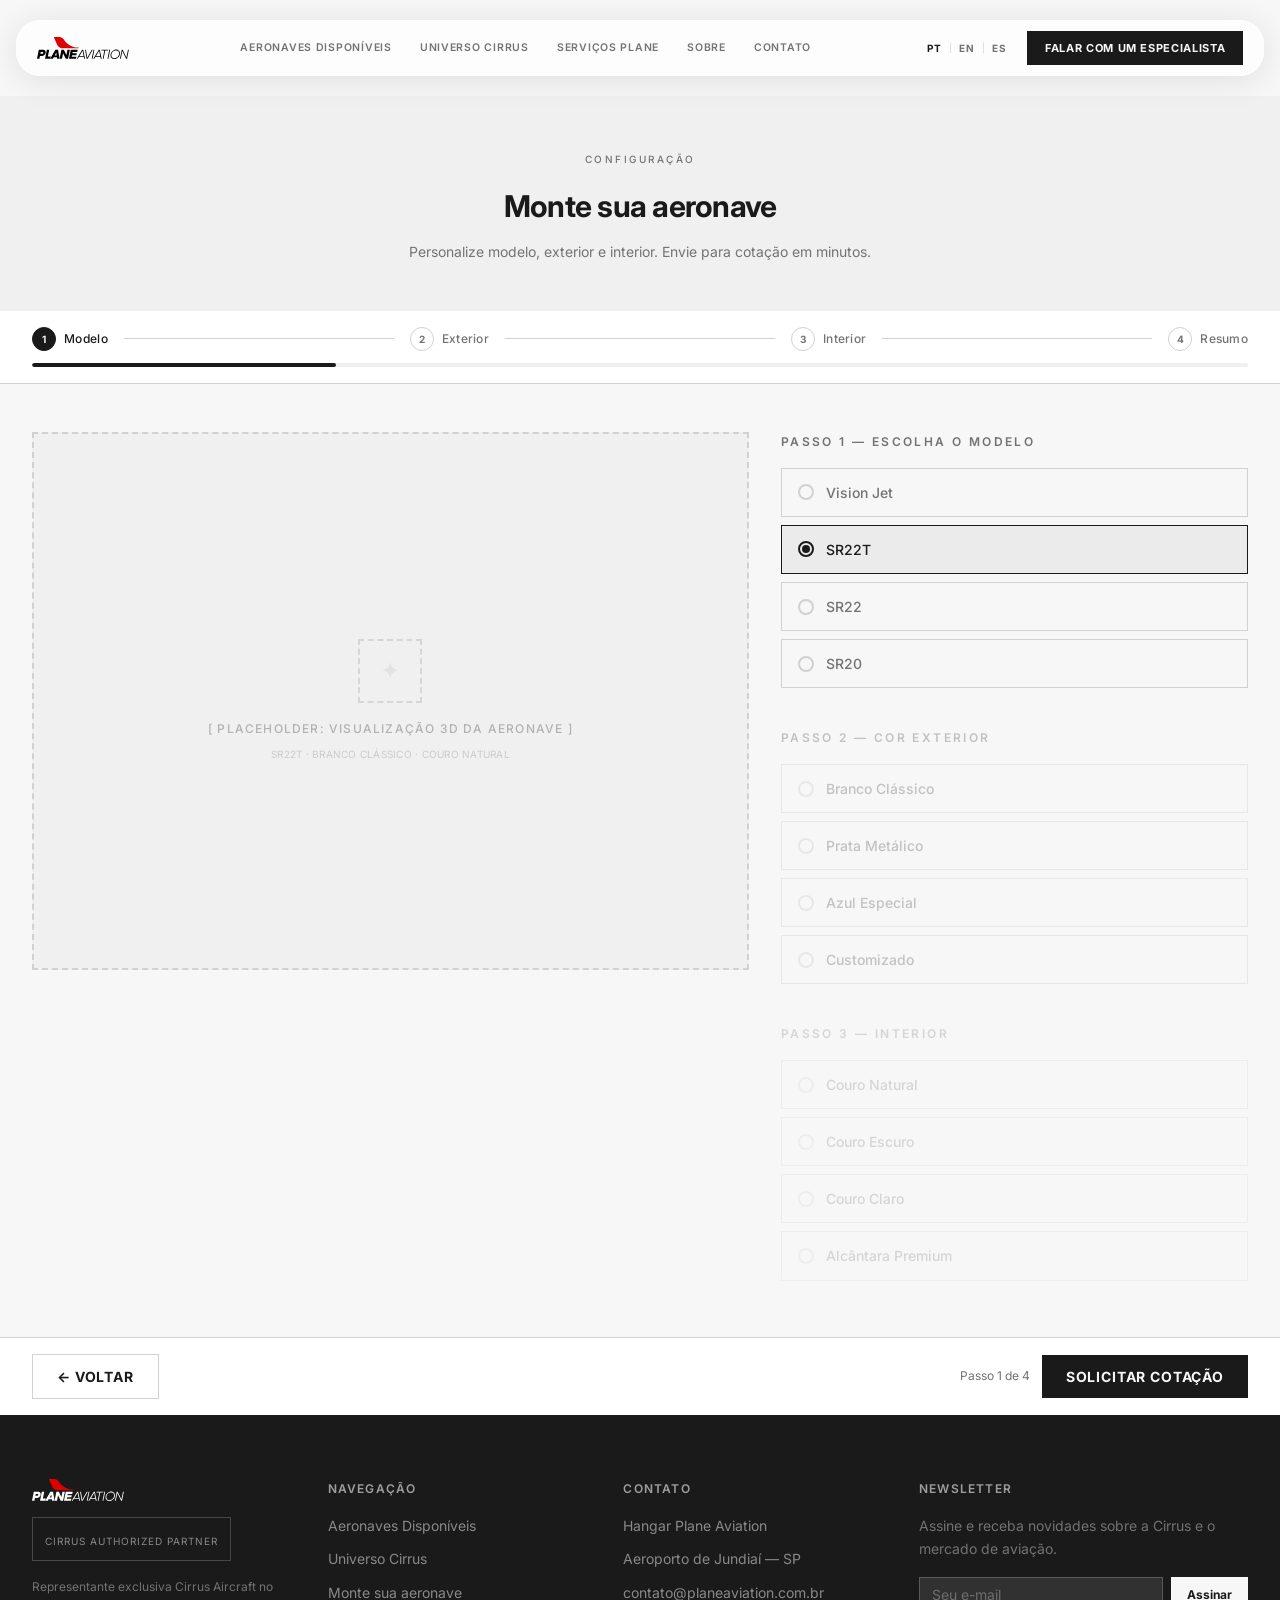
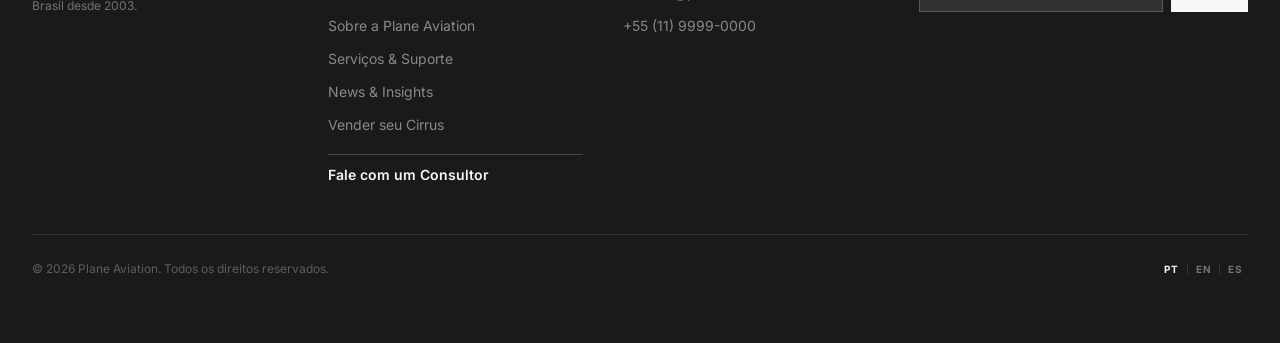
<file: configurador.html>
<!DOCTYPE html>
<html lang="pt-BR">
<head>
<meta charset="UTF-8">
<meta name="viewport" content="width=device-width, initial-scale=1.0">
<title>Configurador | Plane Aviation</title>
<link rel="stylesheet" href="styles.css">
<style>
  .prog{ border-bottom:1px solid hsl(var(--border)); background:hsl(var(--card)); }
  .prog .container{ padding-top:1rem; padding-bottom:1rem; }
  .steps{ display:flex; align-items:center; gap:.5rem; }
  @media(min-width:640px){ .steps{ gap:1rem; } }
  .step{ display:flex; align-items:center; gap:.5rem; color:hsl(var(--muted-foreground)); }
  .step.active{ color:hsl(var(--foreground)); }
  .step .num{ width:1.5rem; height:1.5rem; border-radius:9999px; display:flex; align-items:center; justify-content:center; font-size:10px; font-weight:700; flex-shrink:0; border:1px solid hsl(var(--border)); }
  .step.active .num{ background:hsl(var(--foreground)); color:hsl(var(--background)); border-color:hsl(var(--foreground)); }
  .step .lbl{ font-size:.75rem; font-weight:500; letter-spacing:.025em; display:none; }
  @media(min-width:640px){ .step .lbl{ display:inline; } }
  .step-divider{ flex:1; height:1px; background:hsl(var(--border)); }
  .prog-bar{ margin-top:.75rem; height:.25rem; background:hsl(var(--muted)); border-radius:9999px; overflow:hidden; }
  .prog-bar .fill{ height:100%; background:hsl(var(--foreground)); border-radius:9999px; width:25%; }

  .cfg-grid{ display:grid; grid-template-columns:1fr; gap:2rem; }
  @media(min-width:1024px){ .cfg-grid{ grid-template-columns:repeat(5,1fr); } .cfg-grid .left{ grid-column:span 3; } .cfg-grid .right{ grid-column:span 2; } }

  .viz{ background:hsl(var(--muted)); border:2px dashed hsl(var(--border)); border-radius:var(--radius-sm); display:flex; align-items:center; justify-content:center; color:hsl(var(--muted-foreground)/.5); aspect-ratio:4/3; }
  .viz .box{ width:4rem; height:4rem; border:2px dashed hsl(var(--muted-foreground)/.2); border-radius:var(--radius-sm); margin:0 auto 1rem; display:flex; align-items:center; justify-content:center; }
  .viz .box span{ font-size:1.5rem; opacity:.2; }
  .viz .l1{ font-size:.75rem; letter-spacing:.1em; text-transform:uppercase; font-weight:500; display:block; }
  .viz .l2{ font-size:10px; letter-spacing:.025em; text-transform:uppercase; margin-top:.5rem; display:block; opacity:.6; }

  .opt-block h2{ margin-bottom:1rem; }
  .opt{ display:flex; align-items:center; gap:.75rem; border:1px solid hsl(var(--border)); border-radius:var(--radius-sm); padding:.75rem 1rem; cursor:pointer; transition:border-color .15s; margin-bottom:.5rem; }
  .opt:hover{ border-color:hsl(var(--foreground)/.3); }
  .opt.sel{ border-color:hsl(var(--foreground)); background:hsl(var(--foreground)/.05); }
  .opt .radio{ width:1rem; height:1rem; border-radius:9999px; border:2px solid hsl(var(--border)); flex-shrink:0; display:flex; align-items:center; justify-content:center; }
  .opt.sel .radio{ border-color:hsl(var(--foreground)); }
  .opt.sel .radio::after{ content:""; width:.5rem; height:.5rem; border-radius:9999px; background:hsl(var(--foreground)); }
  .opt .name{ font-size:.875rem; color:hsl(var(--muted-foreground)); font-weight:500; }
  .opt.sel .name{ color:hsl(var(--foreground)); }
  .dim-2{ opacity:.4; } .dim-3{ opacity:.25; }

  .cfg-foot{ border-top:1px solid hsl(var(--border)); background:hsl(var(--card)); }
  .cfg-foot .container{ padding-top:1rem; padding-bottom:1rem; display:flex; align-items:center; justify-content:space-between; }
  .cfg-foot .btn{ padding:.625rem 1.5rem; font-size:.875rem; }
  .cfg-foot .back{ border:1px solid hsl(var(--border)); background:transparent; color:hsl(var(--foreground)); }
  .cfg-foot .back:hover{ background:hsl(var(--muted)); }
  .cfg-foot .right{ display:flex; align-items:center; gap:.75rem; }
  .cfg-foot .stepcount{ font-size:.75rem; color:hsl(var(--muted-foreground)); display:none; }
  @media(min-width:640px){ .cfg-foot .stepcount{ display:inline; } }
</style>
</head>
<body>
<div id="site-header"></div>
<main>

  <!-- HERO -->
  <section style="padding:3rem 0;background:hsl(var(--muted));text-align:center">
    <div class="container">
      <span class="eyebrow" data-i18n="cfg_eyebrow">Configuração</span>
      <h1 style="font-size:1.875rem;font-weight:700;letter-spacing:-.025em;margin-top:.75rem" data-i18n="cfg_title">Monte sua aeronave</h1>
      <p class="muted" style="font-size:.875rem;margin-top:.5rem">Personalize modelo, exterior e interior. Envie para cotação em minutos.</p>
    </div>
  </section>

  <!-- PROGRESS -->
  <div class="prog">
    <div class="container">
      <div class="steps" id="steps"></div>
      <div class="prog-bar"><div class="fill"></div></div>
    </div>
  </div>

  <!-- MAIN -->
  <section style="padding:3rem 0">
    <div class="container">
      <div class="cfg-grid">
        <!-- 3D placeholder -->
        <div class="left">
          <div class="viz">
            <div class="center" style="padding:0 2rem">
              <div class="box"><span>✦</span></div>
              <span class="l1">[ Placeholder: Visualização 3D da Aeronave ]</span>
              <span class="l2">SR22T · Branco Clássico · Couro Natural</span>
            </div>
          </div>
        </div>

        <!-- Opções -->
        <div class="right" style="display:flex;flex-direction:column;gap:2rem">
          <div class="opt-block">
            <h2 class="label">Passo 1 — Escolha o Modelo</h2>
            <div id="modelOpts"></div>
          </div>
          <div class="opt-block dim-2">
            <h2 class="label">Passo 2 — Cor Exterior</h2>
            <div id="extOpts"></div>
          </div>
          <div class="opt-block dim-3">
            <h2 class="label">Passo 3 — Interior</h2>
            <div id="intOpts"></div>
          </div>
        </div>
      </div>
    </div>
  </section>

</main>

<!-- Footer nav -->
<div class="cfg-foot">
  <div class="container">
    <a href="aeronaves.html" class="btn back">← Voltar</a>
    <div class="right">
      <span class="stepcount">Passo 1 de 4</span>
      <a href="contato.html?motivo=comprar-novo" class="btn btn-solid">Solicitar Cotação</a>
    </div>
  </div>
</div>

<div id="site-footer"></div>

<script src="i18n.js"></script>
<script src="site.js"></script>
<script>
  const steps = ["Modelo","Exterior","Interior","Resumo"];
  document.getElementById("steps").innerHTML = steps.map((s,i)=>{
    const stepEl = `<div class="step ${i===0?'active':''}"><div class="num">${i+1}</div><span class="lbl">${s}</span></div>`;
    return stepEl + (i<steps.length-1 ? '<div class="step-divider"></div>' : '');
  }).join("");

  const modelOptions = ["Vision Jet","SR22T","SR22","SR20"];   // selecionado: índice 1
  const exteriorOptions = ["Branco Clássico","Prata Metálico","Azul Especial","Customizado"];
  const interiorOptions = ["Couro Natural","Couro Escuro","Couro Claro","Alcântara Premium"];

  document.getElementById("modelOpts").innerHTML = modelOptions.map((o,i)=>
    `<label class="opt ${i===1?'sel':''}"><span class="radio"></span><span class="name">${o}</span></label>`).join("");
  document.getElementById("extOpts").innerHTML = exteriorOptions.map(o=>
    `<div class="opt"><span class="radio"></span><span class="name">${o}</span></div>`).join("");
  document.getElementById("intOpts").innerHTML = interiorOptions.map(o=>
    `<div class="opt"><span class="radio"></span><span class="name">${o}</span></div>`).join("");
</script>
</body>
</html>
</file>
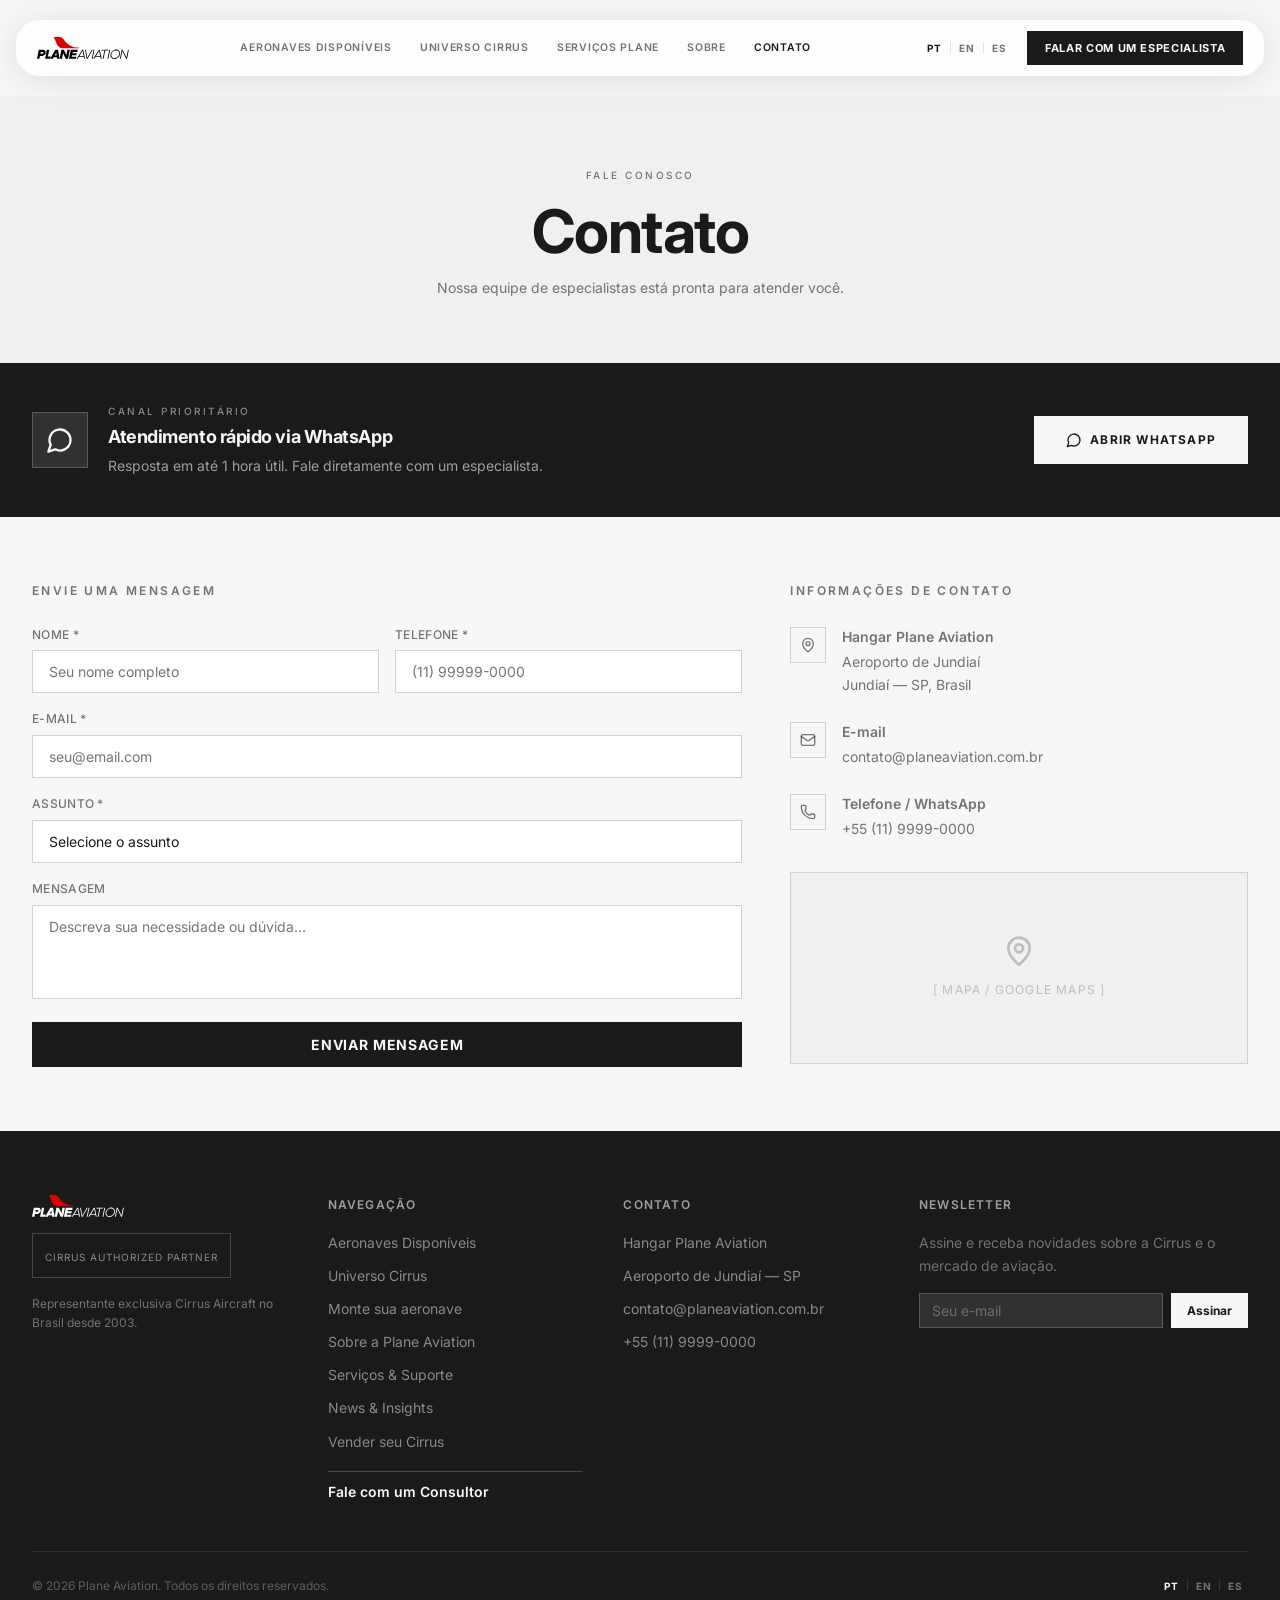
<file: contato.html>
<!DOCTYPE html>
<html lang="pt-BR">
<head>
<meta charset="UTF-8">
<meta name="viewport" content="width=device-width, initial-scale=1.0">
<title>Contato | Plane Aviation</title>
<link rel="stylesheet" href="styles.css">
<style>
  .wa{ background:hsl(var(--foreground)); color:hsl(var(--background)); padding:2.5rem 0; }
  .wa .row{ display:flex; flex-direction:column; align-items:center; justify-content:space-between; gap:1.5rem; }
  @media(min-width:640px){ .wa .row{ flex-direction:row; } }
  .wa .left{ display:flex; align-items:center; gap:1.25rem; }
  .wa .ico-box{ width:3.5rem; height:3.5rem; background:hsl(var(--background)/.1); border:1px solid hsl(var(--background)/.2); border-radius:var(--radius-sm); display:flex; align-items:center; justify-content:center; flex-shrink:0; color:hsl(var(--background)); }
  .wa h2{ font-size:1.125rem; font-weight:700; letter-spacing:-.025em; color:hsl(var(--background)); }
  .wa .sub{ font-size:.875rem; color:hsl(var(--background)/.6); margin-top:.125rem; }

  .cgrid{ display:grid; grid-template-columns:1fr; gap:3rem; }
  @media(min-width:1024px){ .cgrid{ grid-template-columns:repeat(5,1fr); } .cgrid .form{ grid-column:span 3; } .cgrid .info{ grid-column:span 2; } }

  .field label{ font-size:.75rem; font-weight:500; letter-spacing:.025em; text-transform:uppercase; color:hsl(var(--muted-foreground)); margin-bottom:.375rem; display:block; }
  .field input, .field select, .field textarea{ width:100%; border:1px solid hsl(var(--border)); border-radius:var(--radius-sm); padding:.75rem 1rem; font-size:.875rem; background:hsl(var(--card)); color:hsl(var(--foreground)); transition:border-color .15s; }
  .field input:focus, .field select:focus, .field textarea:focus{ outline:none; border-color:hsl(var(--foreground)/.4); }
  .field textarea{ resize:none; }
  .field select{ appearance:none; }
  .form-rows{ display:flex; flex-direction:column; gap:1rem; }
  .two{ display:grid; grid-template-columns:1fr; gap:1rem; }
  @media(min-width:640px){ .two{ grid-template-columns:repeat(2,1fr); } }

  .cinfo .item{ display:flex; align-items:flex-start; gap:1rem; margin-bottom:1.5rem; }
  .cinfo .ibox{ width:2.25rem; height:2.25rem; border:1px solid hsl(var(--border)); border-radius:var(--radius-sm); display:flex; align-items:center; justify-content:center; flex-shrink:0; margin-top:.125rem; color:hsl(var(--foreground)/.6); }
  .cinfo .item .t{ font-size:.875rem; font-weight:600; margin-bottom:.125rem; }
  .cinfo .item p{ font-size:.875rem; color:hsl(var(--muted-foreground)); }
  .map{ margin-top:2rem; border:1px solid hsl(var(--border)); border-radius:var(--radius-sm); background:hsl(var(--muted)); display:flex; align-items:center; justify-content:center; height:12rem; color:hsl(var(--muted-foreground)/.4); }
  .map .lbl{ font-size:.75rem; letter-spacing:.1em; text-transform:uppercase; }
</style>
</head>
<body>
<div id="site-header"></div>
<main>

  <!-- HERO -->
  <section class="page-hero center">
    <div class="container">
      <span class="eyebrow" data-i18n="ct_eyebrow">Fale conosco</span>
      <h1 class="h-display" data-i18n="ct_title">Contato</h1>
      <p style="max-width:28rem">Nossa equipe de especialistas está pronta para atender você.</p>
    </div>
  </section>

  <!-- WHATSAPP -->
  <section class="wa">
    <div class="container">
      <div class="row">
        <div class="left">
          <div class="ico-box"><svg class="icon i-7" viewBox="0 0 24 24"><path d="M7.9 20A9 9 0 1 0 4 16.1L2 22Z"/></svg></div>
          <div>
            <p class="eyebrow dark" style="margin-bottom:.125rem">Canal Prioritário</p>
            <h2 data-i18n="ct_wa_title">Atendimento rápido via WhatsApp</h2>
            <p class="sub">Resposta em até 1 hora útil. Fale diretamente com um especialista.</p>
          </div>
        </div>
        <a href="https://wa.me/5511999990000" target="_blank" rel="noopener noreferrer" class="btn btn-invert btn-wide"><svg class="icon i-4" viewBox="0 0 24 24"><path d="M7.9 20A9 9 0 1 0 4 16.1L2 22Z"/></svg data-i18n="ct_wa_btn"> Abrir WhatsApp</a>
      </div>
    </div>
  </section>

  <!-- FORM + INFO -->
  <section style="padding:4rem 0">
    <div class="container">
      <div class="cgrid">
        <!-- Form -->
        <div class="form">
          <h2 class="label" style="margin-bottom:1.5rem">Envie uma mensagem</h2>
          <form class="form-rows" onsubmit="event.preventDefault()">
            <div class="two">
              <div class="field"><label>Nome *</label><input type="text" placeholder="Seu nome completo"></div>
              <div class="field"><label>Telefone *</label><input type="tel" placeholder="(11) 99999-0000"></div>
            </div>
            <div class="field"><label>E-mail *</label><input type="email" placeholder="seu@email.com"></div>
            <div class="field"><label>Assunto *</label>
              <select id="motivo">
                <option value="">Selecione o assunto</option>
                <option value="comprar-novo">Quero comprar uma aeronave nova</option>
                <option value="comprar-seminovo">Quero comprar uma aeronave seminova</option>
                <option value="vender">Quero anunciar / vender meu avião</option>
                <option value="hangaragem-importacao">Dúvidas sobre Hangaragem ou Importação</option>
                <option value="outro">Outros assuntos</option>
              </select>
            </div>
            <div class="field"><label>Mensagem</label><textarea rows="4" placeholder="Descreva sua necessidade ou dúvida..."></textarea></div>
            <button type="submit" class="btn btn-solid btn-md" style="width:100%" data-i18n="ct_send">Enviar Mensagem</button>
          </form>
        </div>

        <!-- Info -->
        <div class="info cinfo">
          <h2 class="label" style="margin-bottom:1.5rem">Informações de Contato</h2>
          <div class="item">
            <div class="ibox"><svg class="icon i-4" viewBox="0 0 24 24"><path d="M20 10c0 4.993-5.539 10.193-7.399 11.799a1 1 0 0 1-1.202 0C9.539 20.193 4 14.993 4 10a8 8 0 0 1 16 0"/><circle cx="12" cy="10" r="3"/></svg></div>
            <div><p class="t">Hangar Plane Aviation</p><p>Aeroporto de Jundiaí</p><p>Jundiaí — SP, Brasil</p></div>
          </div>
          <div class="item">
            <div class="ibox"><svg class="icon i-4" viewBox="0 0 24 24"><rect width="20" height="16" x="2" y="4" rx="2"/><path d="m22 7-8.97 5.7a1.94 1.94 0 0 1-2.06 0L2 7"/></svg></div>
            <div><p class="t">E-mail</p><p>contato@planeaviation.com.br</p></div>
          </div>
          <div class="item">
            <div class="ibox"><svg class="icon i-4" viewBox="0 0 24 24"><path d="M13.832 16.568a1 1 0 0 0 1.213-.303l.355-.465A2 2 0 0 1 17 15h3a2 2 0 0 1 2 2v3a2 2 0 0 1-2 2A18 18 0 0 1 2 4a2 2 0 0 1 2-2h3a2 2 0 0 1 2 2v3a2 2 0 0 1-.8 1.6l-.468.351a1 1 0 0 0-.292 1.233 14 14 0 0 0 6.392 6.384z"/></svg></div>
            <div><p class="t">Telefone / WhatsApp</p><p>+55 (11) 9999-0000</p></div>
          </div>
          <div class="map">
            <div class="center">
              <svg class="icon i-8" style="margin:0 auto .5rem" viewBox="0 0 24 24"><path d="M20 10c0 4.993-5.539 10.193-7.399 11.799a1 1 0 0 1-1.202 0C9.539 20.193 4 14.993 4 10a8 8 0 0 1 16 0"/><circle cx="12" cy="10" r="3"/></svg>
              <span class="lbl">[ Mapa / Google Maps ]</span>
            </div>
          </div>
        </div>
      </div>
    </div>
  </section>

</main>
<div id="site-footer"></div>
<script src="i18n.js"></script>
<script src="site.js"></script>
<script>
  // Prefill "Assunto" a partir de ?motivo=
  const motivo = new URLSearchParams(location.search).get("motivo");
  if (motivo) {
    const sel = document.getElementById("motivo");
    if ([...sel.options].some(o => o.value === motivo)) sel.value = motivo;
  }
</script>
</body>
</html>
</file>
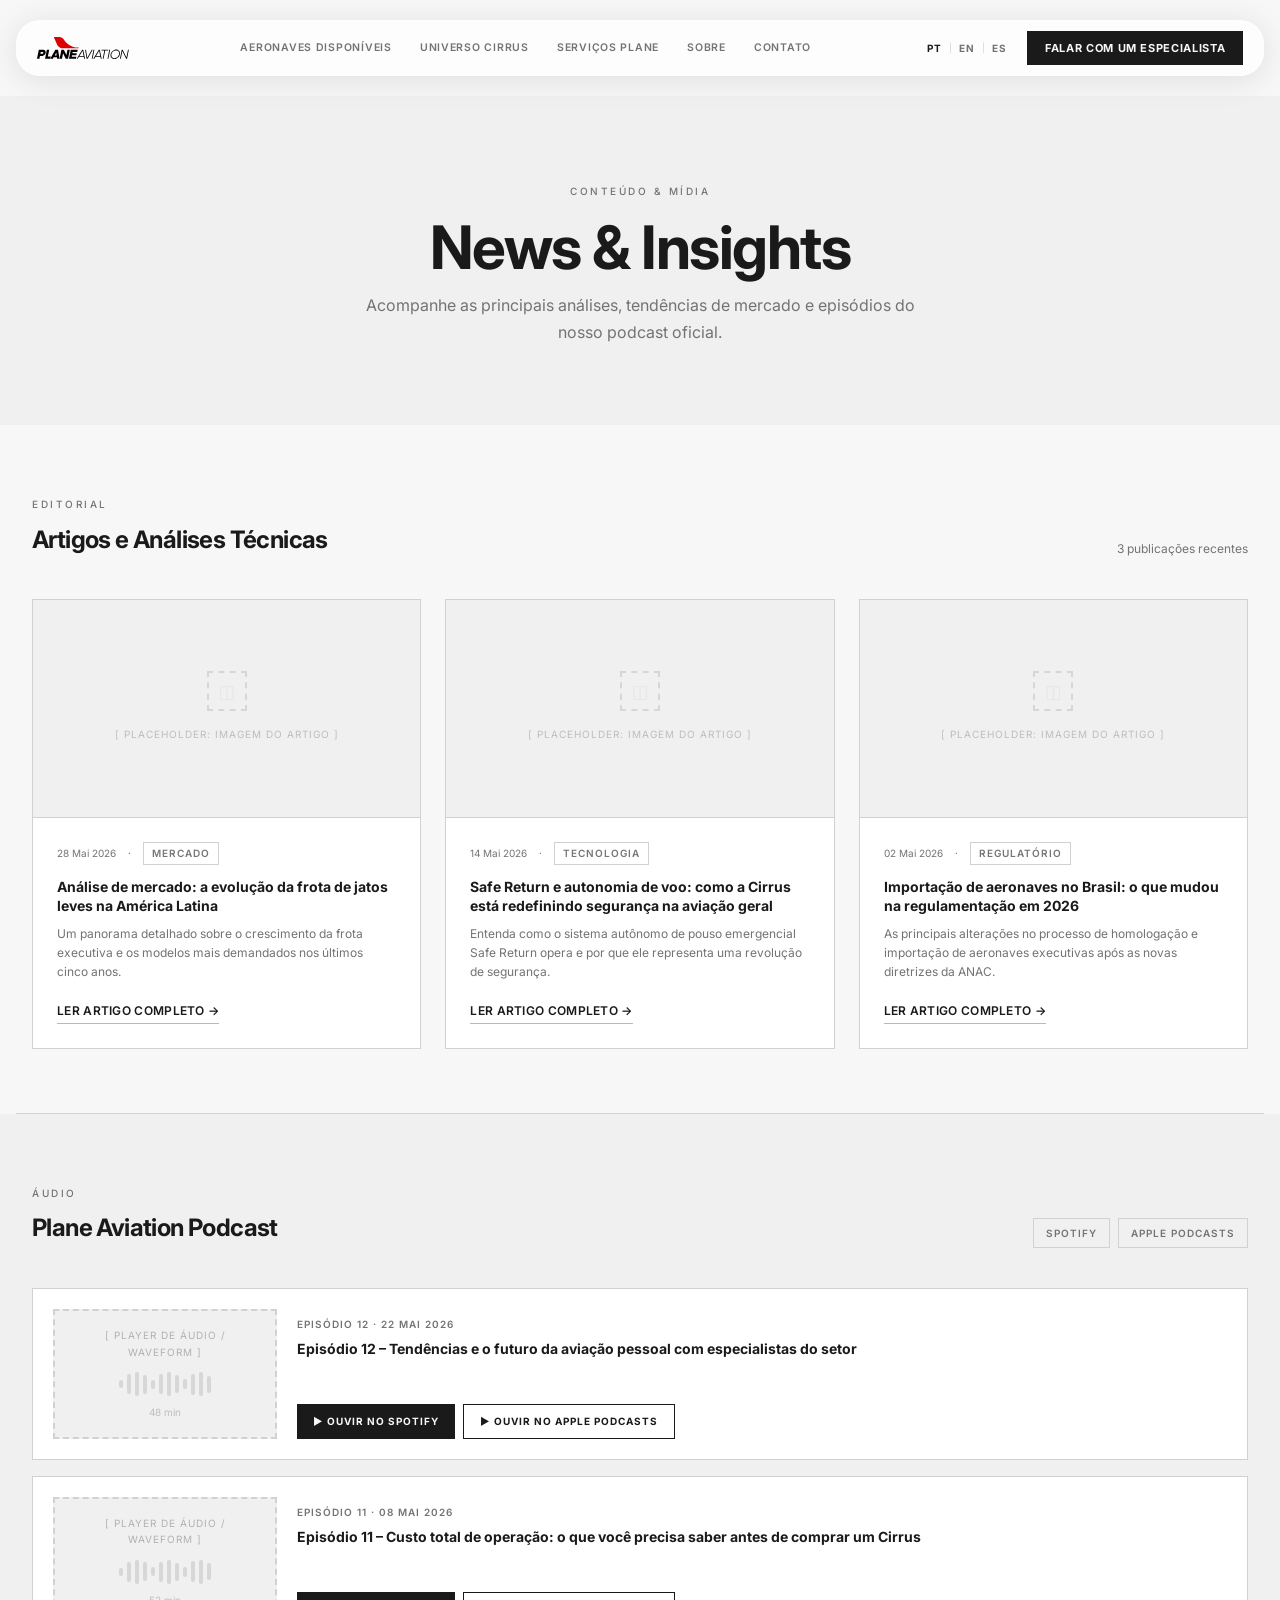
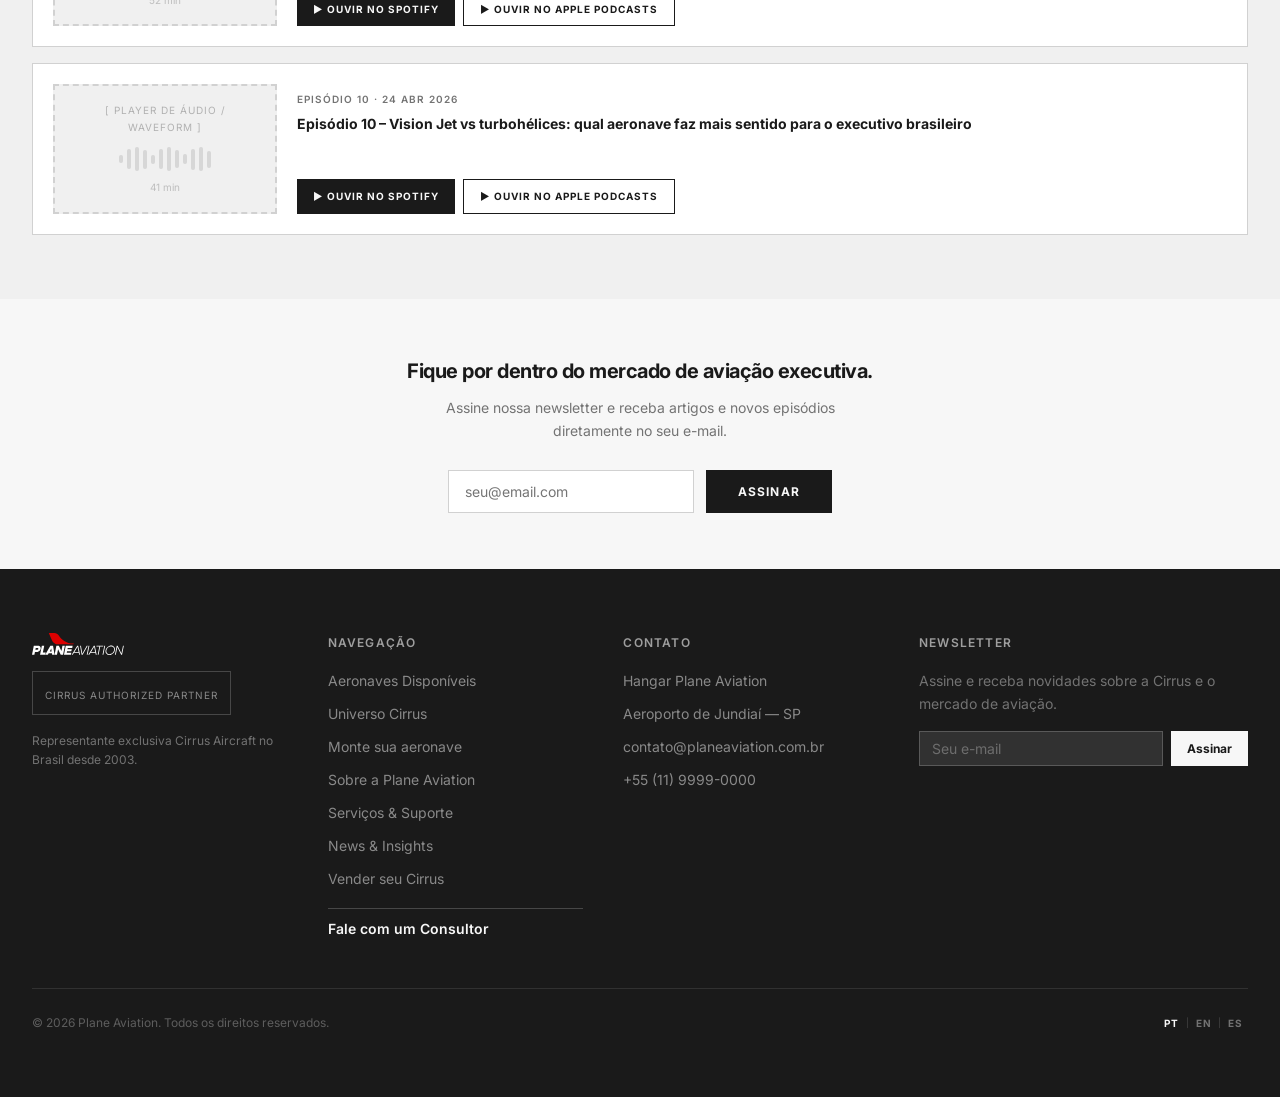
<file: news.html>
<!DOCTYPE html>
<html lang="pt-BR">
<head>
<meta charset="UTF-8">
<meta name="viewport" content="width=device-width, initial-scale=1.0">
<title>News &amp; Insights | Plane Aviation</title>
<link rel="stylesheet" href="styles.css">
<style>
  .sec-head2{ display:flex; align-items:flex-end; justify-content:space-between; margin-bottom:2.5rem; }
  .sec-head2 h2{ font-size:1.5rem; font-weight:700; letter-spacing:-.025em; margin-top:.25rem; }
  .sec-head2 .note{ font-size:.75rem; color:hsl(var(--muted-foreground)); }
  @media(max-width:639px){ .sec-head2 .note, .pod-links{ display:none; } }

  .art{ border:1px solid hsl(var(--border)); border-radius:var(--radius-sm); overflow:hidden; background:hsl(var(--card)); display:flex; flex-direction:column; }
  .art .imgph{ background:hsl(var(--muted)); border-bottom:1px solid hsl(var(--border)); display:flex; align-items:center; justify-content:center; color:hsl(var(--muted-foreground)/.4); aspect-ratio:16/9; }
  .art .imgph .box{ width:2.5rem; height:2.5rem; border:2px dashed hsl(var(--muted-foreground)/.2); border-radius:var(--radius-sm); margin:0 auto .5rem; display:flex; align-items:center; justify-content:center; }
  .art .imgph .box span{ font-size:1.125rem; opacity:.2; }
  .art .imgph .l{ font-size:10px; letter-spacing:.1em; text-transform:uppercase; }
  .art .body{ padding:1.5rem; display:flex; flex-direction:column; flex:1; }
  .art .row{ display:flex; align-items:center; gap:.75rem; margin-bottom:.75rem; }
  .art .date{ font-size:10px; color:hsl(var(--muted-foreground)); }
  .art .cat{ font-size:10px; letter-spacing:.1em; text-transform:uppercase; font-weight:600; color:hsl(var(--foreground)/.6); border:1px solid hsl(var(--border)); border-radius:var(--radius-sm); padding:.125rem .5rem; }
  .art h3{ font-size:.875rem; font-weight:700; line-height:1.4; margin-bottom:.5rem; flex:1; }
  .art .ex{ font-size:.75rem; color:hsl(var(--muted-foreground)); line-height:1.6; margin-bottom:1.25rem; }
  .art .read{ font-size:.75rem; font-weight:600; letter-spacing:.025em; text-transform:uppercase; color:hsl(var(--foreground)); border-bottom:1px solid hsl(var(--foreground)/.3); padding-bottom:.125rem; align-self:flex-start; transition:border-color .15s; }
  .art .read:hover{ border-color:hsl(var(--foreground)); }

  .pod-links{ display:flex; align-items:center; gap:.5rem; }
  .pod-links a{ font-size:10px; letter-spacing:.1em; text-transform:uppercase; font-weight:600; border:1px solid hsl(var(--border)); border-radius:var(--radius-sm); padding:.375rem .75rem; color:hsl(var(--muted-foreground)); transition:background .15s; }
  .pod-links a:hover{ background:hsl(var(--card)); }

  .ep{ background:hsl(var(--card)); border:1px solid hsl(var(--border)); border-radius:var(--radius-sm); padding:1.25rem; display:flex; flex-direction:column; gap:1.25rem; }
  @media(min-width:640px){ .ep{ flex-direction:row; } }
  .player{ flex-shrink:0; border:2px dashed hsl(var(--border)); border-radius:var(--radius-sm); display:flex; flex-direction:column; align-items:center; justify-content:center; padding:1rem; background:hsl(var(--muted)); }
  @media(min-width:640px){ .player{ width:14rem; } }
  .player .pl{ font-size:10px; letter-spacing:.1em; text-transform:uppercase; color:hsl(var(--muted-foreground)/.5); text-align:center; margin-bottom:.25rem; }
  .wave{ display:flex; align-items:center; gap:.25rem; margin-top:.5rem; }
  .wave i{ width:.25rem; background:hsl(var(--muted-foreground)/.2); border-radius:9999px; }
  .player .dur{ font-size:10px; color:hsl(var(--muted-foreground)/.4); margin-top:.5rem; }
  .ep .info{ display:flex; flex-direction:column; justify-content:space-between; flex:1; }
  .ep .epnum{ font-size:10px; letter-spacing:.1em; text-transform:uppercase; font-weight:600; color:hsl(var(--muted-foreground)); }
  .ep h3{ font-size:.875rem; font-weight:700; margin-top:.25rem; margin-bottom:.75rem; line-height:1.4; }
  .ep .btns{ display:flex; flex-wrap:wrap; gap:.5rem; }
  .ep .btns a{ display:inline-flex; align-items:center; gap:.375rem; font-size:10px; font-weight:700; letter-spacing:.1em; text-transform:uppercase; padding:.5rem 1rem; border-radius:var(--radius-sm); }
  .ep .btns .sp{ background:hsl(var(--foreground)); color:hsl(var(--background)); }
  .ep .btns .sp:hover{ opacity:.9; }
  .ep .btns .ap{ border:1px solid hsl(var(--foreground)); color:hsl(var(--foreground)); transition:background .15s,color .15s; }
  .ep .btns .ap:hover{ background:hsl(var(--foreground)); color:hsl(var(--background)); }

  .news-cta{ padding:3.5rem 0; text-align:center; }
  .news-cta h2{ font-size:1.25rem; font-weight:700; letter-spacing:-.025em; margin-bottom:.5rem; }
  .nl-row{ display:flex; flex-direction:column; align-items:center; justify-content:center; gap:.75rem; max-width:24rem; margin:0 auto; }
  @media(min-width:640px){ .nl-row{ flex-direction:row; } }
  .nl-row input{ width:100%; border:1px solid hsl(var(--border)); border-radius:var(--radius-sm); padding:.75rem 1rem; font-size:.875rem; background:hsl(var(--card)); }
  .nl-row input:focus{ outline:none; border-color:hsl(var(--foreground)/.4); }
</style>
</head>
<body>
<div id="site-header"></div>
<main>

  <!-- HERO -->
  <section class="page-hero tall center">
    <div class="container">
      <span class="eyebrow" data-i18n="news_eyebrow">Conteúdo &amp; Mídia</span>
      <h1 class="h-display" data-i18n="news_title">News &amp; Insights</h1>
      <p style="font-size:1rem;max-width:36rem">Acompanhe as principais análises, tendências de mercado e episódios do nosso podcast oficial.</p>
    </div>
  </section>

  <!-- ARTIGOS -->
  <section style="padding:4rem 0">
    <div class="container">
      <div class="sec-head2">
        <div>
          <span class="eyebrow">Editorial</span>
          <h2 data-i18n="news_art_title">Artigos e Análises Técnicas</h2>
        </div>
        <span class="note">3 publicações recentes</span>
      </div>
      <div class="grid g1 md-g3" id="artGrid" style="gap:1.5rem"></div>
    </div>
  </section>

  <!-- DIVIDER -->
  <div style="border-top:1px solid hsl(var(--border));margin:0 1rem"></div>

  <!-- PODCAST -->
  <section style="padding:4rem 0;background:hsl(var(--muted))">
    <div class="container">
      <div class="sec-head2">
        <div>
          <span class="eyebrow">Áudio</span>
          <h2 data-i18n="news_pod_title">Plane Aviation Podcast</h2>
        </div>
        <div class="pod-links">
          <a href="#">Spotify</a>
          <a href="#">Apple Podcasts</a>
        </div>
      </div>
      <div id="epList" style="display:flex;flex-direction:column;gap:1rem"></div>
    </div>
  </section>

  <!-- NEWSLETTER CTA -->
  <section class="news-cta">
    <div class="container">
      <h2>Fique por dentro do mercado de aviação executiva.</h2>
      <p class="muted" style="font-size:.875rem;margin-bottom:1.75rem;max-width:28rem;margin-left:auto;margin-right:auto">Assine nossa newsletter e receba artigos e novos episódios diretamente no seu e-mail.</p>
      <div class="nl-row">
        <input type="email" placeholder="seu@email.com">
        <button class="btn btn-solid btn-wide" style="width:auto">Assinar</button>
      </div>
    </div>
  </section>

</main>
<div id="site-footer"></div>

<script src="i18n.js"></script>
<script src="site.js"></script>
<script>
  const articles = [
    ["28 Mai 2026","Mercado","Análise de mercado: a evolução da frota de jatos leves na América Latina","Um panorama detalhado sobre o crescimento da frota executiva e os modelos mais demandados nos últimos cinco anos."],
    ["14 Mai 2026","Tecnologia","Safe Return e autonomia de voo: como a Cirrus está redefinindo segurança na aviação geral","Entenda como o sistema autônomo de pouso emergencial Safe Return opera e por que ele representa uma revolução de segurança."],
    ["02 Mai 2026","Regulatório","Importação de aeronaves no Brasil: o que mudou na regulamentação em 2026","As principais alterações no processo de homologação e importação de aeronaves executivas após as novas diretrizes da ANAC."]
  ];
  document.getElementById("artGrid").innerHTML = articles.map(a => `
    <div class="art">
      <div class="imgph"><div class="center"><div class="box"><span>◫</span></div><span class="l">[ Placeholder: Imagem do Artigo ]</span></div></div>
      <div class="body">
        <div class="row"><span class="date">${a[0]}</span><span class="date">·</span><span class="cat">${a[1]}</span></div>
        <h3>${a[2]}</h3>
        <p class="ex">${a[3]}</p>
        <a href="#" class="read">Ler Artigo Completo →</a>
      </div>
    </div>`).join("");

  const waveHeights = [8,20,24,19,9,20,24,18,10,21,24,17];
  const wave = `<div class="wave">${waveHeights.map(h=>`<i style="height:${h}px"></i>`).join("")}</div>`;
  const episodes = [
    ["12","Tendências e o futuro da aviação pessoal com especialistas do setor","48 min","22 Mai 2026"],
    ["11","Custo total de operação: o que você precisa saber antes de comprar um Cirrus","52 min","08 Mai 2026"],
    ["10","Vision Jet vs turbohélices: qual aeronave faz mais sentido para o executivo brasileiro","41 min","24 Abr 2026"]
  ];
  document.getElementById("epList").innerHTML = episodes.map(ep => `
    <div class="ep">
      <div class="player">
        <span class="pl">[ Player de Áudio / Waveform ]</span>
        ${wave}
        <span class="dur">${ep[2]}</span>
      </div>
      <div class="info">
        <div>
          <span class="epnum">Episódio ${ep[0]} · ${ep[3]}</span>
          <h3>Episódio ${ep[0]} – ${ep[1]}</h3>
        </div>
        <div class="btns">
          <a href="#" class="sp">▶ Ouvir no Spotify</a>
          <a href="#" class="ap">▶ Ouvir no Apple Podcasts</a>
        </div>
      </div>
    </div>`).join("");
</script>
</body>
</html>
</file>
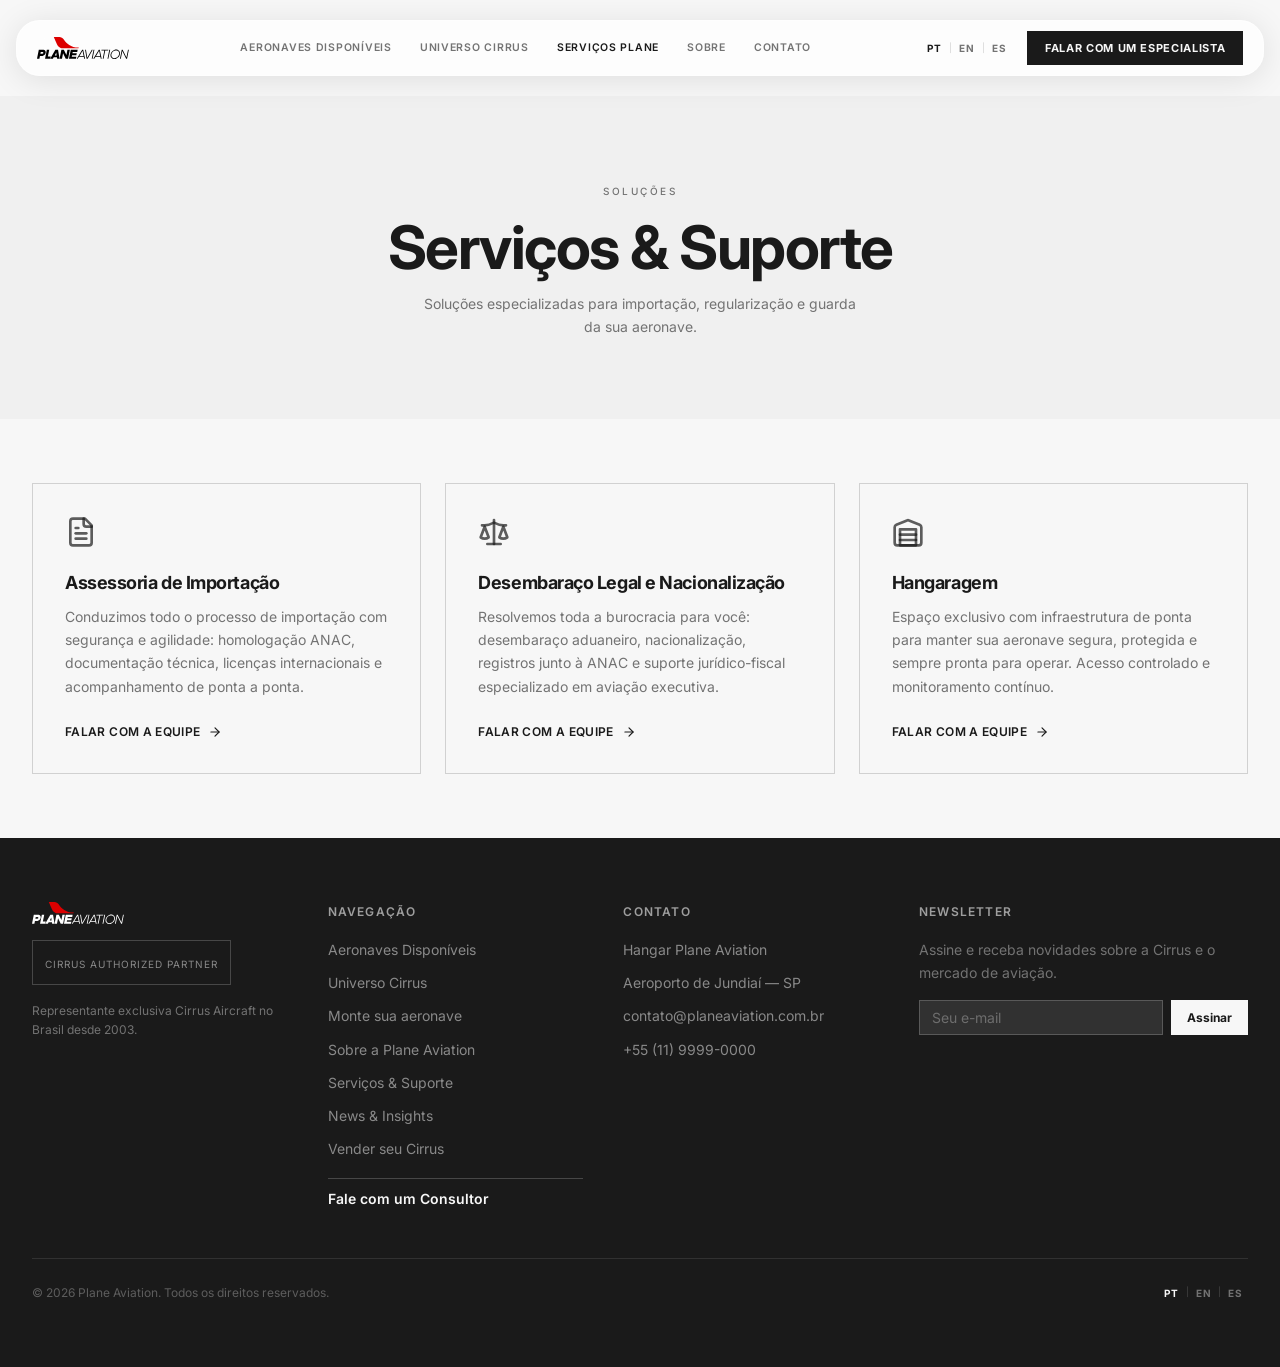
<file: servicos.html>
<!DOCTYPE html>
<html lang="pt-BR">
<head>
<meta charset="UTF-8">
<meta name="viewport" content="width=device-width, initial-scale=1.0">
<title>Serviços &amp; Suporte | Plane Aviation</title>
<link rel="stylesheet" href="styles.css">
<style>
  .svc{ border:1px solid hsl(var(--border)); border-radius:var(--radius-sm); padding:2rem; display:flex; flex-direction:column; }
  .svc > svg{ color:hsl(var(--foreground)/.7); margin-bottom:1.25rem; }
  .svc h3{ font-size:1.125rem; font-weight:700; letter-spacing:-.025em; margin-bottom:.5rem; }
  .svc p{ font-size:.875rem; color:hsl(var(--muted-foreground)); margin-bottom:1.5rem; flex:1; }
  .svc .arrow-link{ align-self:flex-start; }
</style>
</head>
<body>
<div id="site-header"></div>
<main>

  <!-- HERO -->
  <section class="page-hero tall center">
    <div class="container">
      <span class="eyebrow" data-i18n="svc_eyebrow">Soluções</span>
      <h1 class="h-display" data-i18n="svc_title">Serviços &amp; Suporte</h1>
      <p style="max-width:28rem">Soluções especializadas para importação, regularização e guarda da sua aeronave.</p>
    </div>
  </section>

  <!-- GRID -->
  <section style="padding:4rem 0">
    <div class="container">
      <div class="grid g1 sm-g3" style="gap:1.5rem">
        <div class="svc">
          <svg class="icon i-8" viewBox="0 0 24 24"><path d="M15 2H6a2 2 0 0 0-2 2v16a2 2 0 0 0 2 2h12a2 2 0 0 0 2-2V7z"/><path d="M14 2v4a2 2 0 0 0 2 2h4"/><line x1="16" x2="8" y1="13" y2="13"/><line x1="16" x2="8" y1="17" y2="17"/><line x1="10" x2="8" y1="9" y2="9"/></svg>
          <h3 data-i18n="svc1_title">Assessoria de Importação</h3>
          <p>Conduzimos todo o processo de importação com segurança e agilidade: homologação ANAC, documentação técnica, licenças internacionais e acompanhamento de ponta a ponta.</p>
          <a href="contato.html" class="arrow-link">Falar com a Equipe <svg class="icon i-35" viewBox="0 0 24 24"><path d="M5 12h14"/><path d="m12 5 7 7-7 7"/></svg></a>
        </div>
        <div class="svc">
          <svg class="icon i-8" viewBox="0 0 24 24"><path d="m16 16 3-8 3 8c-.87.65-1.92 1-3 1s-2.13-.35-3-1Z"/><path d="m2 16 3-8 3 8c-.87.65-1.92 1-3 1s-2.13-.35-3-1Z"/><path d="M7 21h10"/><path d="M12 3v18"/><path d="M3 7h2c2 0 5-1 7-2 2 1 5 2 7 2h2"/></svg>
          <h3 data-i18n="svc2_title">Desembaraço Legal e Nacionalização</h3>
          <p>Resolvemos toda a burocracia para você: desembaraço aduaneiro, nacionalização, registros junto à ANAC e suporte jurídico-fiscal especializado em aviação executiva.</p>
          <a href="contato.html" class="arrow-link">Falar com a Equipe <svg class="icon i-35" viewBox="0 0 24 24"><path d="M5 12h14"/><path d="m12 5 7 7-7 7"/></svg></a>
        </div>
        <div class="svc">
          <svg class="icon i-8" viewBox="0 0 24 24"><path d="M22 8.35V20a2 2 0 0 1-2 2H4a2 2 0 0 1-2-2V8.35A2 2 0 0 1 3.26 6.5l8-3.2a2 2 0 0 1 1.48 0l8 3.2A2 2 0 0 1 22 8.35Z"/><path d="M6 18h12"/><path d="M6 14h12"/><rect width="12" height="12" x="6" y="10"/></svg>
          <h3 data-i18n="svc3_title">Hangaragem</h3>
          <p>Espaço exclusivo com infraestrutura de ponta para manter sua aeronave segura, protegida e sempre pronta para operar. Acesso controlado e monitoramento contínuo.</p>
          <a href="contato.html" class="arrow-link">Falar com a Equipe <svg class="icon i-35" viewBox="0 0 24 24"><path d="M5 12h14"/><path d="m12 5 7 7-7 7"/></svg></a>
        </div>
      </div>
    </div>
  </section>

</main>
<div id="site-footer"></div>
<script src="i18n.js"></script>
<script src="site.js"></script>
</body>
</html>
</file>
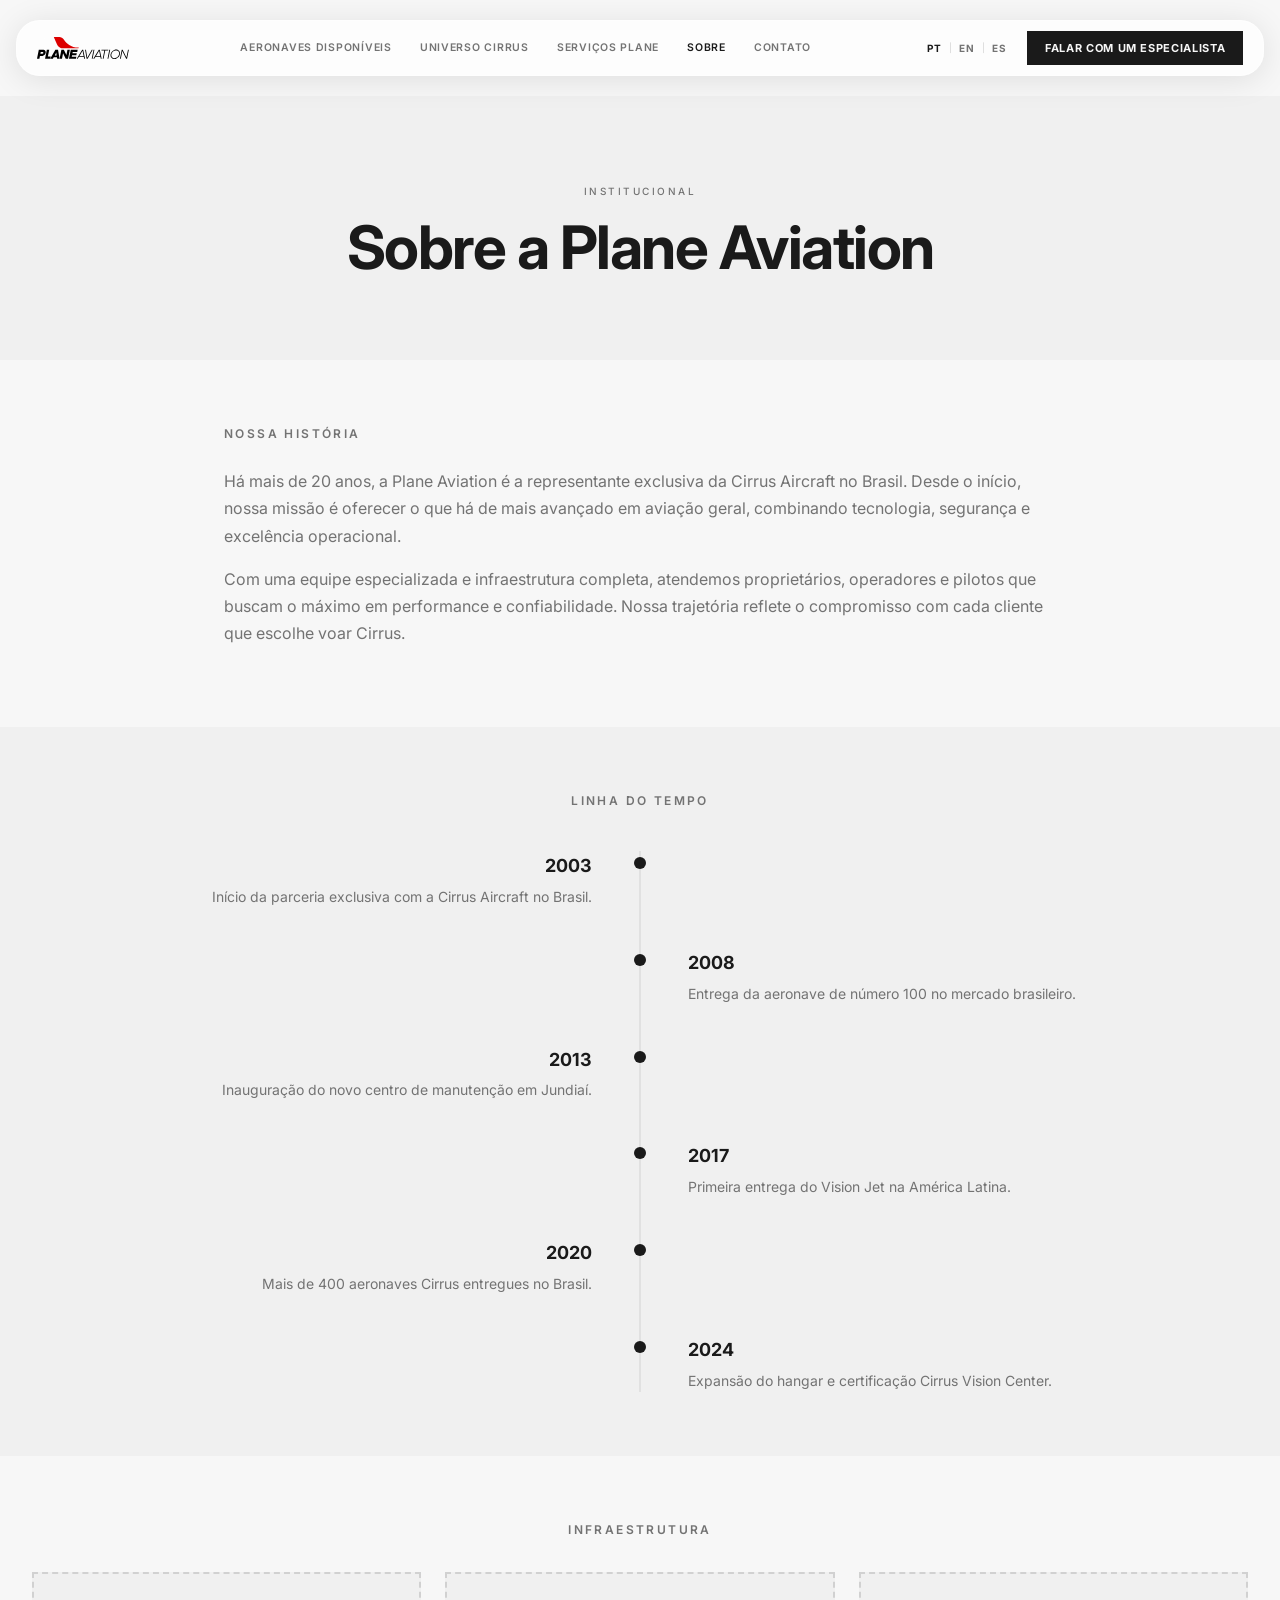
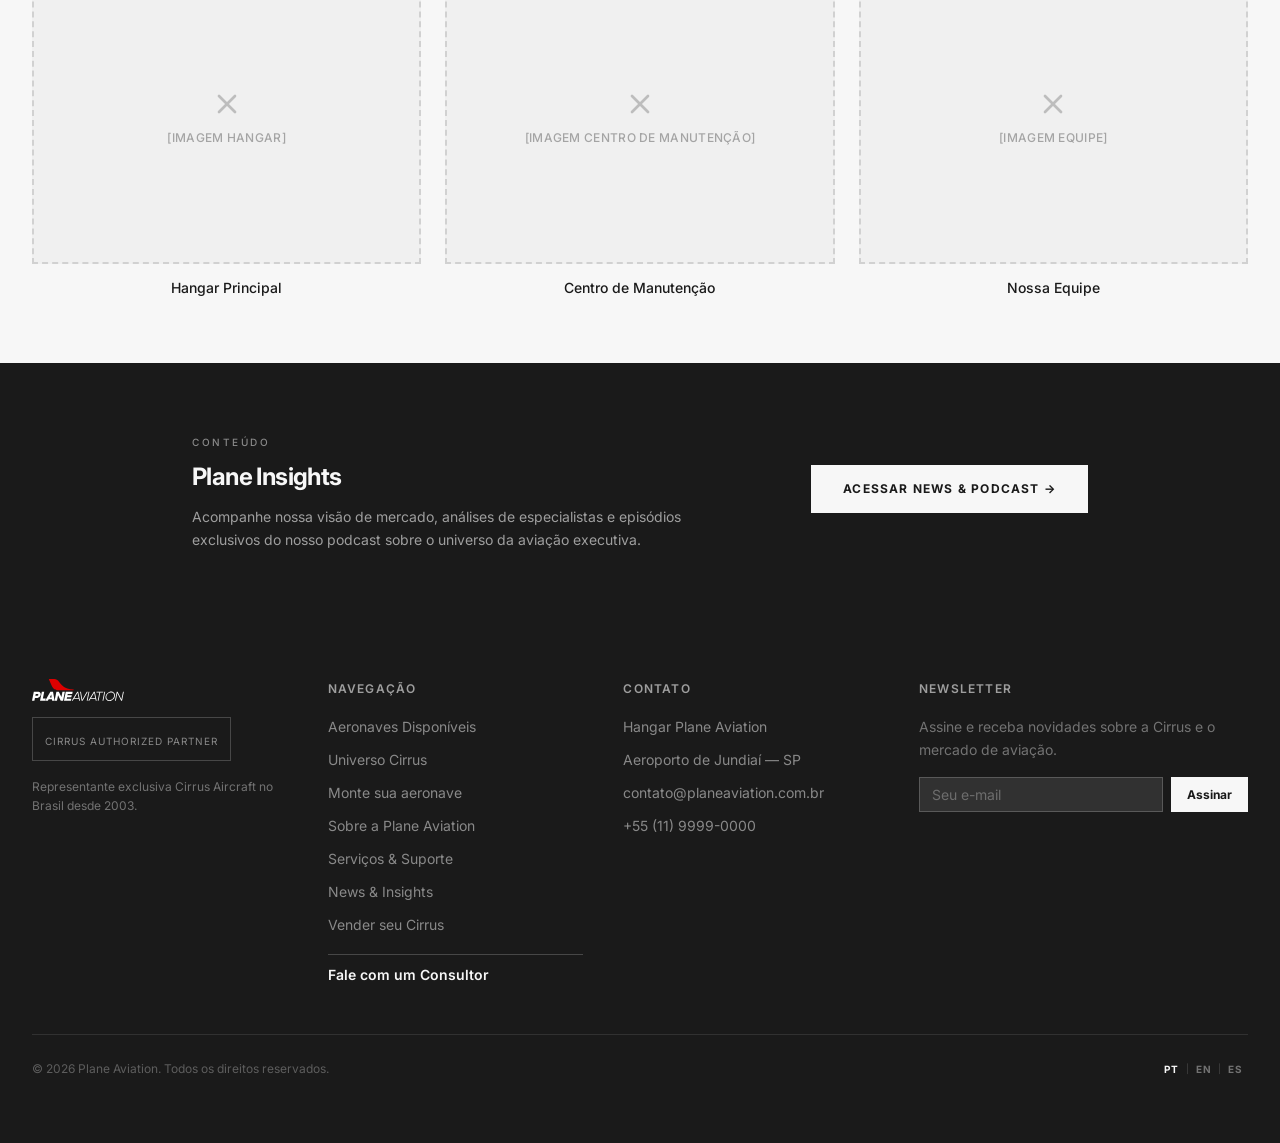
<file: sobre.html>
<!DOCTYPE html>
<html lang="pt-BR">
<head>
<meta charset="UTF-8">
<meta name="viewport" content="width=device-width, initial-scale=1.0">
<title>Sobre a Plane Aviation | Plane Aviation</title>
<link rel="stylesheet" href="styles.css">
<style>
  .prose{ max-width:56rem; margin:0 auto; }
  .prose p{ font-size:1rem; color:hsl(var(--muted-foreground)); line-height:1.7; margin-bottom:1rem; }

  /* timeline */
  .tl{ position:relative; max-width:56rem; margin:0 auto; }
  .tl-line{ position:absolute; left:1rem; top:0; bottom:0; width:1px; background:hsl(var(--border)); }
  @media(min-width:640px){ .tl-line{ left:50%; transform:translateX(-.5px); } }
  .tl-items{ display:flex; flex-direction:column; gap:2.5rem; }
  .tl-item{ position:relative; display:flex; align-items:flex-start; }
  .tl-dot{ position:absolute; left:1rem; width:.75rem; height:.75rem; background:hsl(var(--foreground)); border-radius:9999px; transform:translateX(-.375rem); margin-top:.375rem; z-index:2; }
  @media(min-width:640px){ .tl-dot{ left:50%; } }
  .tl-content{ margin-left:3rem; }
  @media(min-width:640px){ .tl-content{ margin-left:0; width:50%; } }
  .tl-item.right .tl-content{ }
  @media(min-width:640px){
    .tl-item.left{ flex-direction:row; }
    .tl-item.left .tl-content{ padding-right:3rem; text-align:right; }
    .tl-item.right{ flex-direction:row-reverse; }
    .tl-item.right .tl-content{ padding-left:3rem; }
  }
  .tl-year{ font-size:1.125rem; font-weight:700; }
  .tl-ev{ font-size:.875rem; color:hsl(var(--muted-foreground)); margin-top:.25rem; }

  .insights{ background:hsl(var(--foreground)); color:hsl(var(--background)); padding:4rem 0; }
  .insights .row{ max-width:56rem; margin:0 auto; display:flex; flex-direction:column; align-items:center; justify-content:space-between; gap:2rem; text-align:center; }
  @media(min-width:640px){ .insights .row{ flex-direction:row; text-align:left; } }
  .insights h2{ font-size:1.5rem; font-weight:700; letter-spacing:-.025em; color:hsl(var(--background)); margin-top:.25rem; margin-bottom:.5rem; }
  .insights p{ font-size:.875rem; color:hsl(var(--background)/.6); max-width:32rem; }
</style>
</head>
<body>
<div id="site-header"></div>
<main>

  <!-- HERO -->
  <section class="page-hero tall center">
    <div class="container">
      <span class="eyebrow" data-i18n="sobre_eyebrow">Institucional</span>
      <h1 class="h-display" data-i18n="sobre_title">Sobre a Plane Aviation</h1>
    </div>
  </section>

  <!-- HISTÓRIA -->
  <section style="padding:4rem 0">
    <div class="container prose">
      <h2 class="label" style="margin-bottom:1.5rem" data-i18n="sobre_hist">Nossa História</h2>
      <p>Há mais de 20 anos, a Plane Aviation é a representante exclusiva da Cirrus Aircraft no Brasil. Desde o início, nossa missão é oferecer o que há de mais avançado em aviação geral, combinando tecnologia, segurança e excelência operacional.</p>
      <p>Com uma equipe especializada e infraestrutura completa, atendemos proprietários, operadores e pilotos que buscam o máximo em performance e confiabilidade. Nossa trajetória reflete o compromisso com cada cliente que escolhe voar Cirrus.</p>
    </div>
  </section>

  <!-- TIMELINE -->
  <section style="padding:4rem 0;background:hsl(var(--muted))">
    <div class="container">
      <h2 class="label center" style="margin-bottom:2.5rem" data-i18n="sobre_tl">Linha do Tempo</h2>
      <div class="tl">
        <div class="tl-line"></div>
        <div class="tl-items" id="tlItems"></div>
      </div>
    </div>
  </section>

  <!-- INFRAESTRUTURA -->
  <section style="padding:4rem 0">
    <div class="container">
      <h2 class="label center" style="margin-bottom:2rem" data-i18n="sobre_infra">Infraestrutura</h2>
      <div class="grid g1 sm-g3" style="gap:1.5rem">
        <div class="center"><div class="ph rounded" style="aspect-ratio:4/3"><svg class="icon ico" viewBox="0 0 24 24"><path d="M18 6 6 18"/><path d="m6 6 12 12"/></svg><span class="lbl">[Imagem Hangar]</span></div><p style="font-size:.875rem;font-weight:500;margin-top:.75rem">Hangar Principal</p></div>
        <div class="center"><div class="ph rounded" style="aspect-ratio:4/3"><svg class="icon ico" viewBox="0 0 24 24"><path d="M18 6 6 18"/><path d="m6 6 12 12"/></svg><span class="lbl">[Imagem Centro de Manutenção]</span></div><p style="font-size:.875rem;font-weight:500;margin-top:.75rem">Centro de Manutenção</p></div>
        <div class="center"><div class="ph rounded" style="aspect-ratio:4/3"><svg class="icon ico" viewBox="0 0 24 24"><path d="M18 6 6 18"/><path d="m6 6 12 12"/></svg><span class="lbl">[Imagem Equipe]</span></div><p style="font-size:.875rem;font-weight:500;margin-top:.75rem">Nossa Equipe</p></div>
      </div>
    </div>
  </section>

  <!-- PLANE INSIGHTS -->
  <section class="insights">
    <div class="container">
      <div class="row">
        <div>
          <span class="eyebrow dark">Conteúdo</span>
          <h2>Plane Insights</h2>
          <p>Acompanhe nossa visão de mercado, análises de especialistas e episódios exclusivos do nosso podcast sobre o universo da aviação executiva.</p>
        </div>
        <a href="news.html" class="btn btn-invert btn-wide">Acessar News &amp; Podcast →</a>
      </div>
    </div>
  </section>

</main>
<div id="site-footer"></div>

<script src="i18n.js"></script>
<script src="site.js"></script>
<script>
  const timeline = [
    ["2003","Início da parceria exclusiva com a Cirrus Aircraft no Brasil."],
    ["2008","Entrega da aeronave de número 100 no mercado brasileiro."],
    ["2013","Inauguração do novo centro de manutenção em Jundiaí."],
    ["2017","Primeira entrega do Vision Jet na América Latina."],
    ["2020","Mais de 400 aeronaves Cirrus entregues no Brasil."],
    ["2024","Expansão do hangar e certificação Cirrus Vision Center."]
  ];
  document.getElementById("tlItems").innerHTML = timeline.map((t,i)=>`
    <div class="tl-item ${i%2===0?'left':'right'}">
      <div class="tl-dot"></div>
      <div class="tl-content"><span class="tl-year">${t[0]}</span><p class="tl-ev">${t[1]}</p></div>
    </div>`).join("");
</script>
</body>
</html>
</file>
<file: styles.css>
/* ================================================================
   PLANE AVIATION — Design System
   ================================================================
   Estrutura deste arquivo:
   1. FONTE
   2. TOKENS (variáveis — edite aqui para mudar o site inteiro)
   3. RESET / BASE
   4. TIPOGRAFIA
   5. BOTÕES
   6. LAYOUT (container, grids)
   7. HEADER (glassmorphism flutuante)
   8. FOOTER
   9. FILTROS
   10. CARDS — Listagem, Ícone
   11. UTILITÁRIOS
   ================================================================ */


/* ================================================================
   1. FONTE
   Trocar fonte: substitua "Inter" pelo nome da Google Font desejada
   e atualize o @import acima.
   ================================================================ */
@import url('https://fonts.googleapis.com/css2?family=Inter:wght@300;400;500;600;700;800;900&display=swap');


/* ================================================================
   2. TOKENS — edite aqui, reflete em todo o site
   ================================================================ */
:root {

  /* --- Paleta de cores (formato: H S% L%) --- */
  --background:        0 0% 97%;    /* fundo da página */
  --foreground:        0 0% 10%;    /* texto principal / preto */
  --card:              0 0% 100%;   /* fundo de cards e modais */
  --muted:             0 0% 94%;    /* fundo de seções suaves */
  --muted-foreground:  0 0% 45%;    /* texto secundário / cinza */
  --accent:            0 0% 88%;    /* hover suave */
  --border:            0 0% 82%;    /* bordas */

  /* --- Tipografia --- */
  --font:        'Inter', ui-sans-serif, system-ui, sans-serif;
  --font-size-body:   1rem;          /* 16px — texto de parágrafos */
  --font-size-small:  .875rem;       /* 14px — textos secundários */
  --font-size-xs:     .75rem;        /* 12px — labels, captions */
  --font-size-hero:   clamp(1.875rem, 5vw, 3.75rem); /* hero responsivo */
  --font-size-h2:     clamp(1.5rem, 3vw, 2.25rem);
  --font-size-h3:     1.125rem;
  --leading-body:     1.65;          /* line-height do corpo */

  /* --- Espaçamento --- */
  --section-py:   5rem;              /* padding vertical das seções */
  --section-py-sm: 3.5rem;          /* seções menores */
  --maxw:         80rem;             /* largura máxima do container */

  /* --- Bordas --- */
  --radius:    6px;   /* cantos padrão — cards, botões */
  --radius-sm: 0px;   /* cantos retos (estilo atual dos cards) */
  --radius-xl: 1.5rem; /* header flutuante */

  /* --- Botões (edite para mudar cor/tamanho global) --- */
  --btn-bg:         hsl(var(--foreground));
  --btn-fg:         hsl(var(--background));
  --btn-font-size:  .75rem;
  --btn-padding:    .75rem 1.75rem;
  --btn-weight:     700;
  --btn-tracking:   .06em;

  /* --- Header glassmorphism --- */
  --glass-bg:      rgba(255, 255, 255, 0.72);
  --glass-blur:    18px;
  --glass-border:  rgba(255, 255, 255, 0.45);
  --glass-shadow:  0 4px 32px rgba(0, 0, 0, 0.10);
  --header-top:    1.25rem;          /* distância do topo */
  --header-h:      3.5rem;           /* altura da pill */
}


/* ================================================================
   3. RESET / BASE
   ================================================================ */
*, *::before, *::after { box-sizing: border-box; margin: 0; padding: 0; }
html  { -webkit-text-size-adjust: 100%; scroll-behavior: smooth; }
body  {
  font-family:  var(--font);
  font-size:    var(--font-size-body);
  background:   hsl(var(--background));
  color:        hsl(var(--foreground));
  line-height:  var(--leading-body);
  -webkit-font-smoothing: antialiased;
  display: flex; flex-direction: column; min-height: 100vh;
}
main  { flex: 1; }
a     { color: inherit; text-decoration: none; }
img   { display: block; max-width: 100%; }
button, select, input, textarea { font-family: inherit; }

/* ícones SVG inline */
.icon { stroke: currentColor; stroke-width: 2; fill: none;
        stroke-linecap: round; stroke-linejoin: round;
        display: block; flex-shrink: 0; }
.i-3{width:.75rem;height:.75rem} .i-35{width:.875rem;height:.875rem}
.i-4{width:1rem;height:1rem}     .i-5{width:1.25rem;height:1.25rem}
.i-6{width:1.5rem;height:1.5rem} .i-7{width:1.75rem;height:1.75rem}
.i-8{width:2rem;height:2rem}     .i-10{width:2.5rem;height:2.5rem}


/* ================================================================
   4. TIPOGRAFIA
   ================================================================ */

/* Eyebrow — pequena legenda acima de títulos */
.eyebrow {
  font-size: 10px;
  letter-spacing: .25em;
  text-transform: uppercase;
  color: hsl(var(--muted-foreground));
  font-weight: 500;
}
.eyebrow.dark { color: hsl(var(--background) / .5); }

/* Label — label de seção (ex: "Ficha Técnica") */
.label {
  font-size: var(--font-size-xs);
  letter-spacing: .2em;
  text-transform: uppercase;
  color: hsl(var(--muted-foreground));
  font-weight: 600;
}

/* Display hero — h1 principal das páginas */
.h-display {
  font-weight: 700;
  letter-spacing: -.025em;
  line-height: 1.1;
  font-size: var(--font-size-hero);
}

.muted  { color: hsl(var(--muted-foreground)); }
.center { text-align: center; }


/* ================================================================
   5. BOTÕES
   Dois tipos:
   .btn-solid   → preenchido (ação principal)
   .btn-outline → contorno (ação secundária)
   .btn-invert  → preenchido branco (em fundos escuros)

   Tamanhos: .btn-xs .btn-sm .btn-md .btn-lg
   Para mudar a cor global: edite --btn-bg e --btn-fg em :root
   ================================================================ */
.btn {
  display: inline-flex;
  align-items: center;
  justify-content: center;
  gap: .5rem;
  font-family: var(--font);
  font-weight: var(--btn-weight);
  font-size: var(--btn-font-size);
  letter-spacing: var(--btn-tracking);
  text-transform: uppercase;
  border-radius: var(--radius-sm);
  cursor: pointer;
  white-space: nowrap;
  transition: opacity .15s, background .15s, color .15s, gap .2s;
  border: none;
  padding: var(--btn-padding);
}
.btn-solid   { background: var(--btn-bg); color: var(--btn-fg); }
.btn-solid:hover   { opacity: .88; }
.btn-outline { background: transparent; border: 2px solid hsl(var(--foreground)); color: hsl(var(--foreground)); }
.btn-outline:hover { background: hsl(var(--foreground)); color: hsl(var(--background)); }
.btn-invert  { background: hsl(var(--background)); color: hsl(var(--foreground)); }
.btn-invert:hover  { opacity: .9; }
.btn-outline-dark { background: transparent; border: 2px solid hsl(var(--background)); color: hsl(var(--background)); }
.btn-outline-dark:hover { background: hsl(var(--background)); color: hsl(var(--foreground)); }

/* Tamanhos de botão */
.btn-xs  { font-size: 11px;        padding: .5rem 1.1rem; }
.btn-sm  { font-size: .75rem;      padding: .625rem 1.25rem; }
.btn-md  { font-size: .875rem;     padding: .875rem 2rem; }
.btn-lg  { font-size: .875rem;     padding: 1rem 2.25rem; }
.btn-wide{ font-size: .75rem;      padding: .875rem 2rem; letter-spacing: .1em; }

/* Arrow link — link de texto com seta */
.arrow-link {
  display: inline-flex; align-items: center; gap: .5rem;
  font-size: var(--font-size-xs); font-weight: 600;
  letter-spacing: .03em; text-transform: uppercase;
  color: hsl(var(--foreground)); transition: gap .2s;
}
.arrow-link:hover { gap: .75rem; }


/* ================================================================
   6. LAYOUT
   ================================================================ */
.container {
  max-width: var(--maxw);
  margin: 0 auto;
  padding-left: 1rem;
  padding-right: 1rem;
}
@media(min-width:640px)  { .container { padding-left: 1.5rem; padding-right: 1.5rem; } }
@media(min-width:1024px) { .container { padding-left: 2rem;   padding-right: 2rem;   } }

.grid  { display: grid; gap: 1.5rem; }
.g1    { grid-template-columns: 1fr; }
@media(min-width:640px)  {
  .sm-g2 { grid-template-columns: repeat(2,1fr); }
  .sm-g3 { grid-template-columns: repeat(3,1fr); }
}
@media(min-width:768px)  {
  .md-g2 { grid-template-columns: repeat(2,1fr); }
  .md-g3 { grid-template-columns: repeat(3,1fr); }
}
@media(min-width:1024px) {
  .lg-g2 { grid-template-columns: repeat(2,1fr); }
  .lg-g3 { grid-template-columns: repeat(3,1fr); }
  .lg-g4 { grid-template-columns: repeat(4,1fr); }
}


/* ================================================================
   7. HEADER — glassmorphism flutuante
   Pill suspenso, vidro jateado, fixo no scroll.
   Para ajustar: edite --glass-* e --header-* em :root
   ================================================================ */
header.site {
  position: fixed;
  top: var(--header-top);
  left: 50%;
  transform: translateX(-50%);
  z-index: 100;
  width: calc(100% - 2rem);
  max-width: calc(var(--maxw) - 2rem);
  height: var(--header-h);
  background: var(--glass-bg);
  backdrop-filter: blur(var(--glass-blur)) saturate(160%);
  -webkit-backdrop-filter: blur(var(--glass-blur)) saturate(160%);
  border: 1px solid var(--glass-border);
  border-radius: var(--radius-xl);
  box-shadow: var(--glass-shadow);
}

/* Offset para o conteúdo não ficar atrás do header fixo */
body { padding-top: calc(var(--header-top) * 2 + var(--header-h)); }

.hd-row {
  display: flex;
  align-items: center;
  justify-content: space-between;
  height: 100%;
  padding: 0 1.25rem;
}

/* Logo */
.logo { display: flex; align-items: center; flex-shrink: 0; }
.logo svg { height: 150px; width: auto; display: block; }
@media(max-width:639px) { .logo svg { height: 22px; } }

/* Nav links */
.nav { display: none; align-items: center; gap: 1.75rem; }
.nav a {
  font-size: 10.5px;
  font-weight: 600;
  letter-spacing: .07em;
  text-transform: uppercase;
  white-space: nowrap;
  color: hsl(var(--muted-foreground));
  transition: color .15s;
}
.nav a:hover, .nav a.active { color: hsl(var(--foreground)); }

/* Header actions (lang + cta) */
.hd-actions { display: none; align-items: center; gap: 1rem; }

/* Menu mobile toggle */
.hd-toggle {
  display: inline-flex;
  padding: .4rem;
  background: none;
  border: none;
  cursor: pointer;
  color: hsl(var(--foreground));
}

@media(min-width:1024px) {
  .nav, .hd-actions { display: flex; }
  .hd-toggle { display: none; }
}

/* Mobile dropdown */
.mobile-nav {
  display: none;
  position: fixed;
  top: calc(var(--header-top) + var(--header-h) + .5rem);
  left: 50%;
  transform: translateX(-50%);
  width: calc(100% - 2rem);
  max-width: calc(var(--maxw) - 2rem);
  background: var(--glass-bg);
  backdrop-filter: blur(var(--glass-blur));
  -webkit-backdrop-filter: blur(var(--glass-blur));
  border: 1px solid var(--glass-border);
  border-radius: var(--radius-xl);
  box-shadow: var(--glass-shadow);
  z-index: 99;
  padding: 1.25rem;
}
.mobile-nav.open { display: block; }
.mobile-nav nav  { display: flex; flex-direction: column; gap: .875rem; }
.mobile-nav a    { font-size: .875rem; font-weight: 500; color: hsl(var(--muted-foreground)); }
.mobile-nav a.active { color: hsl(var(--foreground)); font-weight: 600; }
.mobile-nav .btn { text-align: center; margin-top: .75rem; width: 100%; }

/* ---- Seletor de idioma ---- */
/* Botões PT | EN | ES — sem borda, só texto Inter */
.lang-selector  { display: flex; align-items: center; gap: .125rem; }
.lang-btn {
  background: none;
  border: none;
  cursor: pointer;
  font-family: var(--font);
  font-size: 10px;
  font-weight: 700;
  letter-spacing: .1em;
  text-transform: uppercase;
  color: hsl(var(--muted-foreground));
  padding: .25rem .3rem;
  transition: color .15s;
  line-height: 1;
}
.lang-btn:hover         { color: hsl(var(--foreground)); }
.lang-btn.active        { color: hsl(var(--foreground)); }
.lang-sep               { font-size: 9px; color: hsl(var(--border)); user-select: none; }

/* Lang no footer */
footer.site .lang-btn        { color: hsl(var(--background) / .4); }
footer.site .lang-btn:hover  { color: hsl(var(--background)); }
footer.site .lang-btn.active { color: hsl(var(--background)); }
footer.site .lang-sep        { color: hsl(var(--background) / .2); }

/* Lang no mobile nav */
.mobile-nav .lang-selector { padding: .25rem 0; }
.f-bottom .lang-selector   { margin-left: auto; }


/* ================================================================
   8. FOOTER
   ================================================================ */
footer.site {
  background: hsl(var(--foreground));
  color: hsl(var(--background) / .8);
  margin-top: auto;
}
footer.site .container { padding-top: 4rem; padding-bottom: 4rem; }

.f-grid { display: grid; grid-template-columns: 1fr; gap: 2.5rem; }
@media(min-width:640px)  { .f-grid { grid-template-columns: repeat(2,1fr); } }
@media(min-width:1024px) { .f-grid { grid-template-columns: repeat(4,1fr); } }

.f-logo  { display: flex; align-items: center; gap: .5rem; margin-bottom: 1rem; }
.f-selo  { border: 1px solid hsl(var(--background)/.2); border-radius: var(--radius-sm); padding: .5rem .75rem; display: inline-block; margin-bottom: 1rem; }
.f-selo span { font-size: 10px; letter-spacing: .1em; text-transform: uppercase; color: hsl(var(--background)/.5); }
.f-desc  { font-size: var(--font-size-xs); color: hsl(var(--background)/.4); line-height: 1.6; }

.f-col h4 { font-size: var(--font-size-xs); font-weight: 600; letter-spacing: .1em; text-transform: uppercase; color: hsl(var(--background)/.6); margin-bottom: 1rem; }
.f-col nav { display: flex; flex-direction: column; gap: .625rem; }
.f-col nav a { font-size: var(--font-size-small); color: hsl(var(--background)/.5); transition: color .15s; }
.f-col nav a:hover { color: hsl(var(--background)); }
.f-col nav a.last { font-weight: 600; color: hsl(var(--background)); padding-top: .5rem; border-top: 1px solid hsl(var(--background)/.2); margin-top: .5rem; }

.f-contact p { font-size: var(--font-size-small); color: hsl(var(--background)/.5); margin-bottom: .625rem; }
.f-news p    { font-size: var(--font-size-small); color: hsl(var(--background)/.4); margin-bottom: 1rem; }

.f-news-row { display: flex; gap: .5rem; }
.f-news-row input {
  flex: 1; min-width: 0;
  background: hsl(var(--background)/.1);
  border: 1px solid hsl(var(--background)/.2);
  border-radius: var(--radius-sm);
  padding: .5rem .75rem;
  font-size: var(--font-size-small);
  color: hsl(var(--background));
}
.f-news-row input::placeholder { color: hsl(var(--background)/.3); }
.f-news-row input:focus { outline: none; border-color: hsl(var(--background)/.4); }
.f-news-row button {
  background: hsl(var(--background)); color: hsl(var(--foreground));
  font-size: var(--font-size-xs); font-weight: 700;
  padding: .5rem 1rem; border-radius: var(--radius-sm); border: none; cursor: pointer;
  transition: opacity .15s;
}
.f-news-row button:hover { opacity: .9; }

.f-bottom {
  border-top: 1px solid hsl(var(--background)/.1);
  margin-top: 3rem; padding-top: 1.5rem;
  display: flex; flex-direction: column; align-items: center; justify-content: space-between; gap: 1rem;
}
@media(min-width:640px) { .f-bottom { flex-direction: row; } }
.f-bottom p { font-size: var(--font-size-xs); color: hsl(var(--background)/.3); }


/* ================================================================
   9. FILTROS (Aeronaves)
   ================================================================ */
.filters {
  position: sticky;
  top: calc(var(--header-top) * 2 + var(--header-h));
  z-index: 30;
  background: hsl(var(--card));
  border-bottom: 1px solid hsl(var(--border));
}
.filters .container {
  padding-top: .75rem; padding-bottom: .75rem;
  display: flex; flex-wrap: wrap; align-items: center; gap: .75rem;
}
.filters-label { display: flex; align-items: center; gap: .375rem; font-size: var(--font-size-xs); color: hsl(var(--muted-foreground)); margin-right: .25rem; }
.filters-label span { font-weight: 600; text-transform: uppercase; letter-spacing: .025em; }
.fgroup { display: flex; align-items: center; gap: .375rem; }
.fgroup > span { font-size: 10px; text-transform: uppercase; letter-spacing: .025em; color: hsl(var(--muted-foreground)); }
.fgroup select { font-size: var(--font-size-xs); border: 1px solid hsl(var(--border)); border-radius: var(--radius-sm); padding: .375rem .5rem; background: hsl(var(--card)); cursor: pointer; }
.fgroup select:focus { outline: none; border-color: hsl(var(--foreground)/.4); }
.count { font-size: var(--font-size-xs); color: hsl(var(--muted-foreground)); margin-left: auto; }

.sell {
  grid-column: 1/-1;
  background: hsl(var(--muted)); border: 1px solid hsl(var(--border)); border-radius: var(--radius-sm);
  padding: 1.75rem 2rem;
  display: flex; flex-direction: column; align-items: flex-start; justify-content: space-between; gap: 1rem;
}
@media(min-width:640px) { .sell { flex-direction: row; align-items: center; } }
.sell-title { font-size: var(--font-size-small); font-weight: 700; letter-spacing: -.025em; margin-bottom: .25rem; }
.sell-desc  { font-size: var(--font-size-small); color: hsl(var(--muted-foreground)); }
.empty { grid-column: 1/-1; padding: 6rem 0; text-align: center; color: hsl(var(--muted-foreground)); font-size: var(--font-size-small); }


/* ================================================================
   10. CARDS
   ================================================================ */

/* --- Card de listagem (aeronave) --- */
.lcard {
  display: block;
  border: 1px solid hsl(var(--border));
  border-radius: var(--radius-sm);
  overflow: hidden;
  background: hsl(var(--card));
  transition: border-color .15s, box-shadow .15s;
}
.lcard:hover { border-color: hsl(var(--foreground)/.25); box-shadow: 0 4px 16px rgba(0,0,0,.06); }
.lcard .img  { position: relative; }
.lcard .body { padding: 1.25rem; }
.lcard .body.compact { padding: 1rem; }
.lcard .cond { font-size: 10px; letter-spacing: .025em; text-transform: uppercase; color: hsl(var(--muted-foreground)); margin-bottom: .125rem; }
.lcard h3    { font-size: 1rem; font-weight: 700; letter-spacing: -.025em; }
.lcard .meta { display: flex; align-items: center; gap: .75rem; margin-top: .375rem; font-size: var(--font-size-xs); color: hsl(var(--muted-foreground)); }
.lcard .meta .div { width: 1px; height: .75rem; background: hsl(var(--border)); }
.lcard .more { margin-top: .875rem; display: inline-flex; align-items: center; gap: .375rem; font-size: 10px; font-weight: 600; letter-spacing: .025em; text-transform: uppercase; color: hsl(var(--foreground)); transition: gap .2s; }
.lcard:hover .more { gap: .625rem; }

/* --- Card de ícone (Serviços, Universo Cirrus) --- */
.icard { border: 1px solid hsl(var(--border)); border-radius: var(--radius-sm); padding: 1.5rem; background: hsl(var(--card)); }
.icard .iconbox { width: 2.5rem; height: 2.5rem; background: hsl(var(--muted)); border-radius: var(--radius-sm); display: flex; align-items: center; justify-content: center; margin-bottom: 1rem; color: hsl(var(--foreground)/.7); }
.icard h3 { font-size: var(--font-size-small); font-weight: 700; margin-bottom: .5rem; }
.icard p  { font-size: var(--font-size-xs); color: hsl(var(--muted-foreground)); line-height: 1.6; }


/* ================================================================
   11. UTILITÁRIOS
   ================================================================ */

/* Faixas de fundo */
.band-dark   { background: hsl(var(--foreground)); color: hsl(var(--background)/.8); }

/* Seções hero de página interna */
.page-hero      { padding: 4rem 0; background: hsl(var(--muted)); }
.page-hero.tall { padding: 5rem 0; }
.page-hero.center { text-align: center; }
.page-hero h1   { margin-top: .75rem; }
.page-hero p    { font-size: var(--font-size-small); color: hsl(var(--muted-foreground)); margin-top: .75rem; }
.page-hero.center p { margin-left: auto; margin-right: auto; }

/* Placeholder de imagem */
.ph { background: hsl(var(--muted)); border: 2px dashed hsl(var(--border)); display: flex; flex-direction: column; align-items: center; justify-content: center; color: hsl(var(--muted-foreground)); }
.ph .ico { width: 2rem; height: 2rem; margin-bottom: .5rem; opacity: .4; }
.ph .lbl { font-size: var(--font-size-xs); font-weight: 500; letter-spacing: .025em; text-transform: uppercase; opacity: .6; text-align: center; padding: 0 1rem; }
.rounded { border-radius: var(--radius-sm); }

/* Tags / badges */
.tag { position: absolute; top: .75rem; left: .75rem; font-size: 10px; font-weight: 700; letter-spacing: .025em; text-transform: uppercase; padding: .25rem .5rem; border-radius: var(--radius-sm); }
.tag.solid   { background: hsl(var(--foreground)); color: hsl(var(--background)); }
.tag.outline { background: hsl(var(--card)); border: 1px solid hsl(var(--foreground)/.2); color: hsl(var(--foreground)); }
.tag.soft    { background: hsl(var(--foreground)/.1); color: hsl(var(--foreground)); border: 1px solid hsl(var(--foreground)/.2); }

/* Mobile — hide */
@media(max-width:639px) { .hide-mobile { display: none !important; } }
</file>
